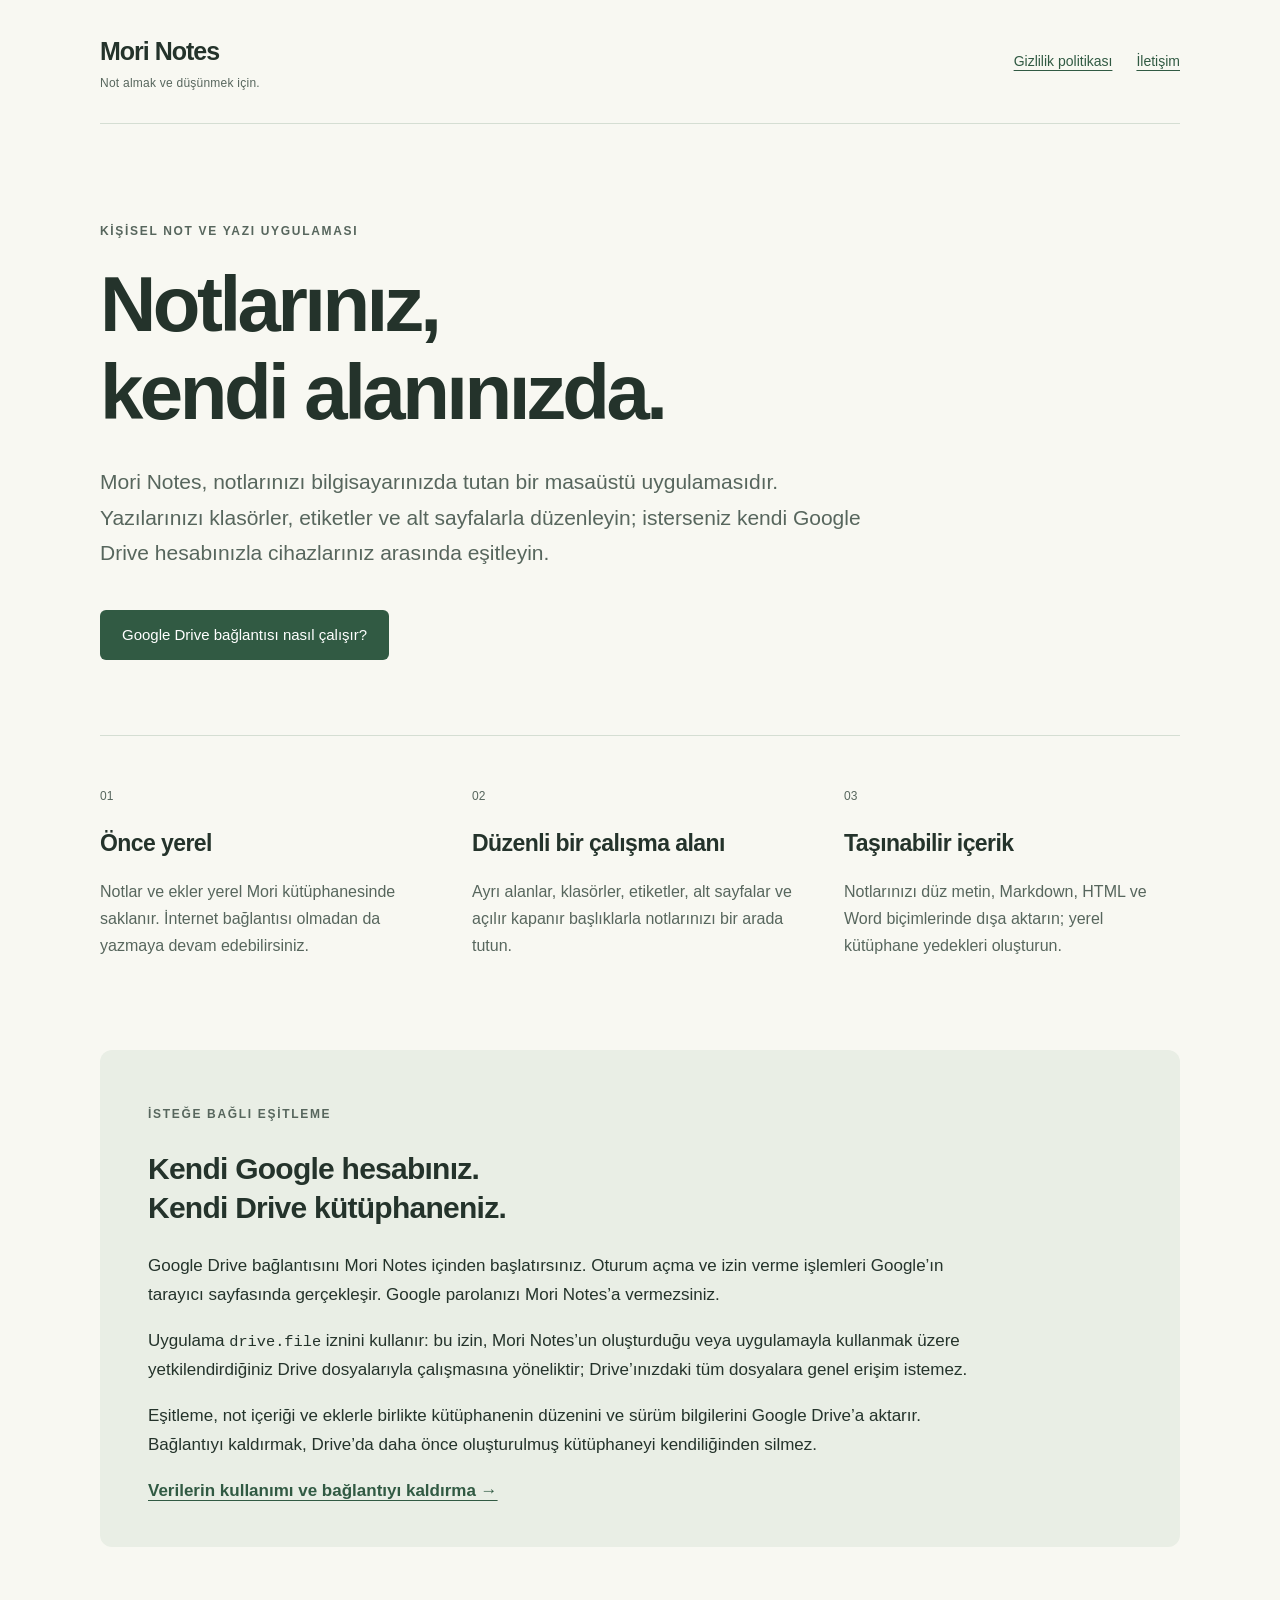
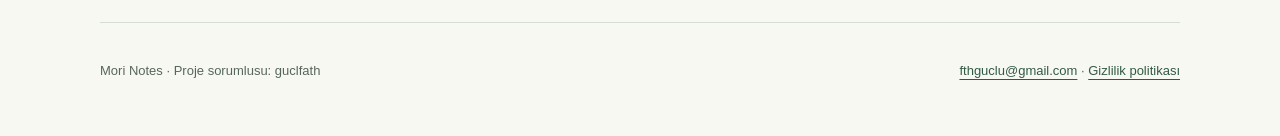
<file: index.html>
<!doctype html>
<html lang="tr">
<head>
  <meta charset="utf-8">
  <meta name="viewport" content="width=device-width, initial-scale=1">
  <meta name="description" content="Mori Notes: yerelde çalışan not düzenleyicisi ve isteğe bağlı Google Drive eşitlemesi.">
  <title>Mori Notes — Notlarınız, kendi alanınızda</title>
  <link rel="stylesheet" href="style.css">
</head>
<body>
  <header class="site-header"><a class="brand" href="index.html">Mori Notes<span>Not almak ve düşünmek için.</span></a><nav aria-label="Ana menü"><a href="privacy.html">Gizlilik politikası</a><a href="mailto:fthguclu@gmail.com">İletişim</a></nav></header>
  <main id="main">
    <section class="hero"><p class="eyebrow">Kişisel not ve yazı uygulaması</p><h1>Notlarınız,<br>kendi alanınızda.</h1><p class="intro">Mori Notes, notlarınızı bilgisayarınızda tutan bir masaüstü uygulamasıdır. Yazılarınızı klasörler, etiketler ve alt sayfalarla düzenleyin; isterseniz kendi Google Drive hesabınızla cihazlarınız arasında eşitleyin.</p><a class="button" href="#drive">Google Drive bağlantısı nasıl çalışır?</a></section>
    <section class="features" aria-label="Özellikler"><article><span class="number">01</span><h2>Önce yerel</h2><p>Notlar ve ekler yerel Mori kütüphanesinde saklanır. İnternet bağlantısı olmadan da yazmaya devam edebilirsiniz.</p></article><article><span class="number">02</span><h2>Düzenli bir çalışma alanı</h2><p>Ayrı alanlar, klasörler, etiketler, alt sayfalar ve açılır kapanır başlıklarla notlarınızı bir arada tutun.</p></article><article><span class="number">03</span><h2>Taşınabilir içerik</h2><p>Notlarınızı düz metin, Markdown, HTML ve Word biçimlerinde dışa aktarın; yerel kütüphane yedekleri oluşturun.</p></article></section>
    <section class="detail" id="drive"><p class="eyebrow">İsteğe bağlı eşitleme</p><h2>Kendi Google hesabınız.<br>Kendi Drive kütüphaneniz.</h2><p>Google Drive bağlantısını Mori Notes içinden başlatırsınız. Oturum açma ve izin verme işlemleri Google’ın tarayıcı sayfasında gerçekleşir. Google parolanızı Mori Notes’a vermezsiniz.</p><p>Uygulama <code>drive.file</code> iznini kullanır: bu izin, Mori Notes’un oluşturduğu veya uygulamayla kullanmak üzere yetkilendirdiğiniz Drive dosyalarıyla çalışmasına yöneliktir; Drive’ınızdaki tüm dosyalara genel erişim istemez.</p><p>Eşitleme, not içeriği ve eklerle birlikte kütüphanenin düzenini ve sürüm bilgilerini Google Drive’a aktarır. Bağlantıyı kaldırmak, Drive’da daha önce oluşturulmuş kütüphaneyi kendiliğinden silmez.</p><a class="text-link" href="privacy.html">Verilerin kullanımı ve bağlantıyı kaldırma →</a></section>
  </main>
  <footer><p>Mori Notes · Proje sorumlusu: guclfath</p><p><a href="mailto:fthguclu@gmail.com">fthguclu@gmail.com</a> · <a href="privacy.html">Gizlilik politikası</a></p></footer>
</body>
</html>
</file>
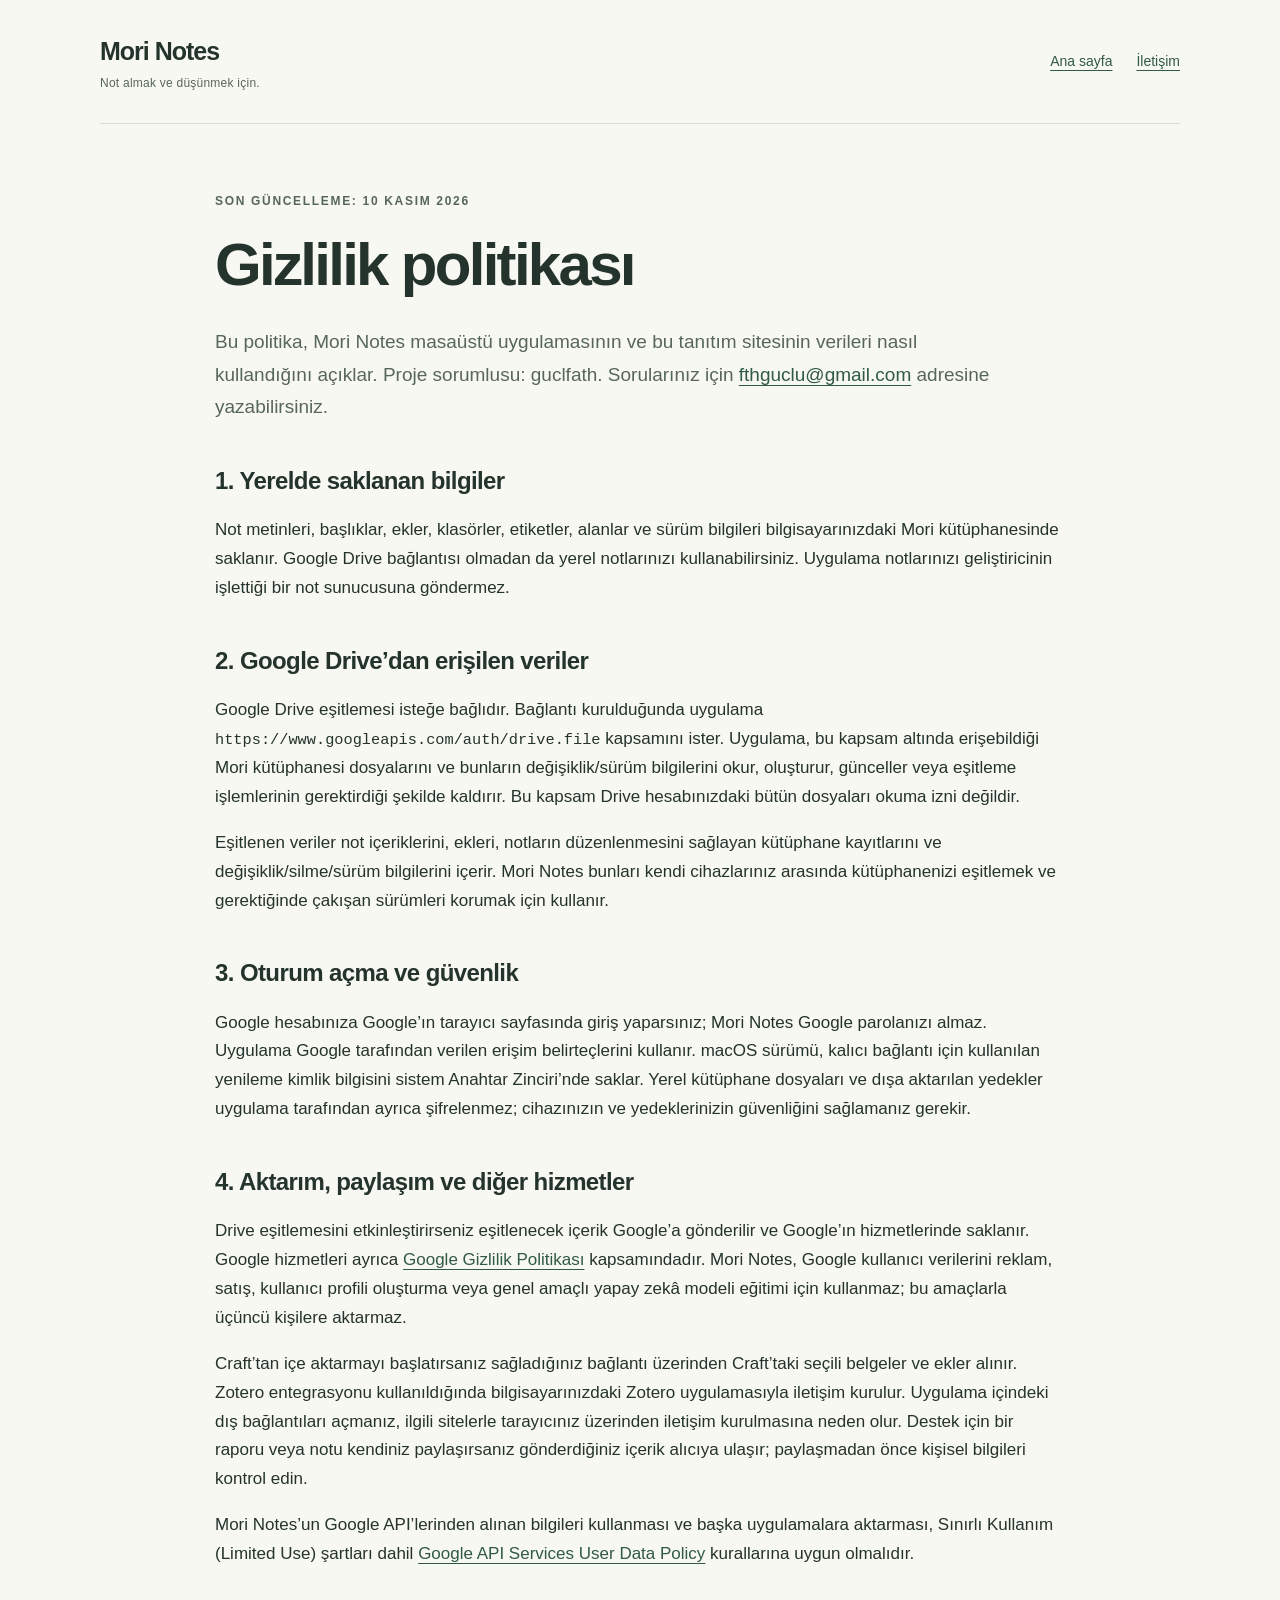
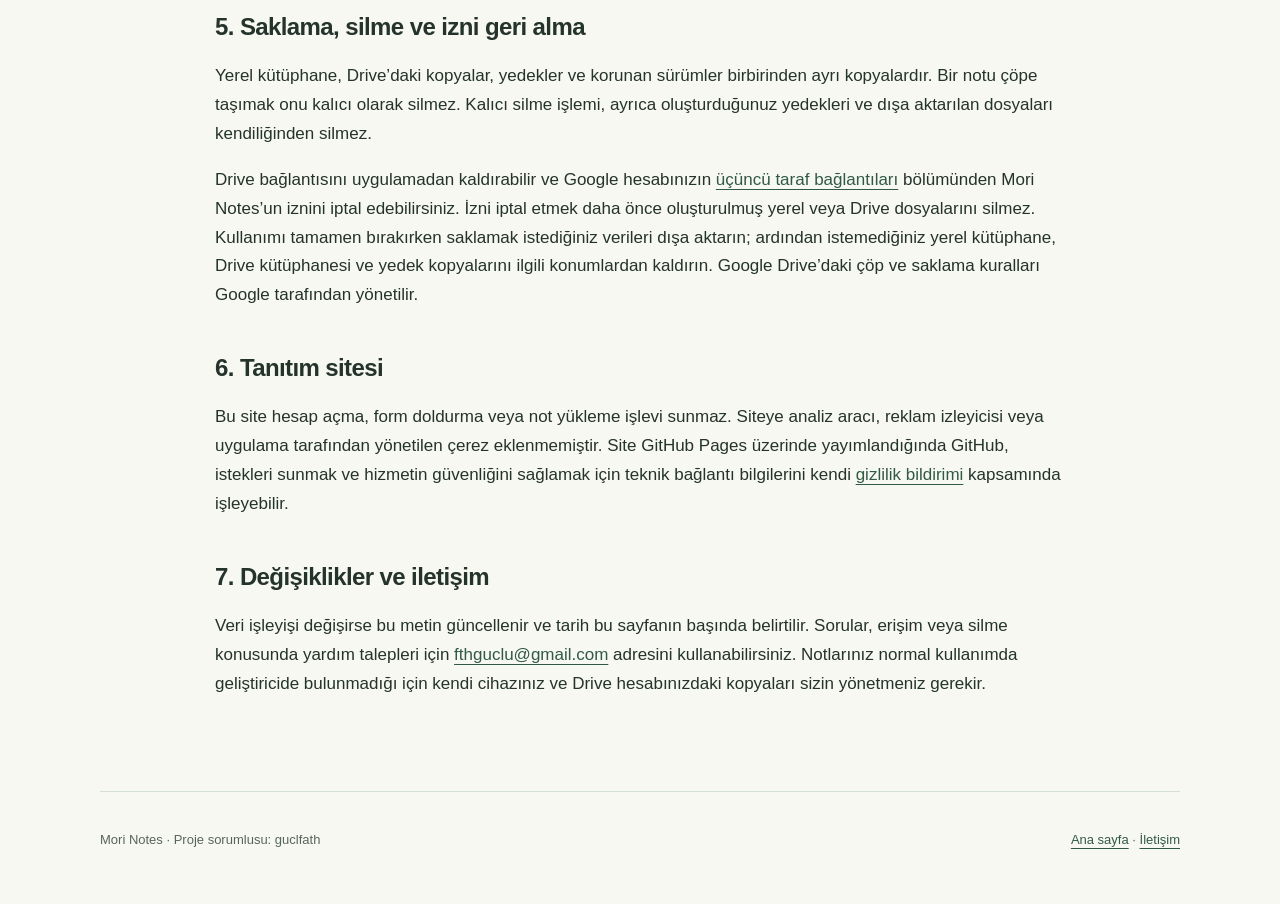
<file: privacy.html>
<!doctype html>
<html lang="tr">
<head>
  <meta charset="utf-8">
  <meta name="viewport" content="width=device-width, initial-scale=1">
  <meta name="description" content="Mori Notes gizlilik politikası: yerel notlar, Google Drive izinleri, saklama ve silme.">
  <title>Gizlilik Politikası — Mori Notes</title>
  <link rel="stylesheet" href="style.css">
</head>
<body>
  <header class="site-header"><a class="brand" href="index.html">Mori Notes<span>Not almak ve düşünmek için.</span></a><nav aria-label="Ana menü"><a href="index.html">Ana sayfa</a><a href="mailto:fthguclu@gmail.com">İletişim</a></nav></header>
  <main class="policy"><p class="eyebrow">Son güncelleme: 10 Kasım 2026</p><h1>Gizlilik politikası</h1><p class="intro">Bu politika, Mori Notes masaüstü uygulamasının ve bu tanıtım sitesinin verileri nasıl kullandığını açıklar. Proje sorumlusu: guclfath. Sorularınız için <a href="mailto:fthguclu@gmail.com">fthguclu@gmail.com</a> adresine yazabilirsiniz.</p>
    <h2>1. Yerelde saklanan bilgiler</h2><p>Not metinleri, başlıklar, ekler, klasörler, etiketler, alanlar ve sürüm bilgileri bilgisayarınızdaki Mori kütüphanesinde saklanır. Google Drive bağlantısı olmadan da yerel notlarınızı kullanabilirsiniz. Uygulama notlarınızı geliştiricinin işlettiği bir not sunucusuna göndermez.</p>
    <h2>2. Google Drive’dan erişilen veriler</h2><p>Google Drive eşitlemesi isteğe bağlıdır. Bağlantı kurulduğunda uygulama <code>https://www.googleapis.com/auth/drive.file</code> kapsamını ister. Uygulama, bu kapsam altında erişebildiği Mori kütüphanesi dosyalarını ve bunların değişiklik/sürüm bilgilerini okur, oluşturur, günceller veya eşitleme işlemlerinin gerektirdiği şekilde kaldırır. Bu kapsam Drive hesabınızdaki bütün dosyaları okuma izni değildir.</p><p>Eşitlenen veriler not içeriklerini, ekleri, notların düzenlenmesini sağlayan kütüphane kayıtlarını ve değişiklik/silme/sürüm bilgilerini içerir. Mori Notes bunları kendi cihazlarınız arasında kütüphanenizi eşitlemek ve gerektiğinde çakışan sürümleri korumak için kullanır.</p>
    <h2>3. Oturum açma ve güvenlik</h2><p>Google hesabınıza Google’ın tarayıcı sayfasında giriş yaparsınız; Mori Notes Google parolanızı almaz. Uygulama Google tarafından verilen erişim belirteçlerini kullanır. macOS sürümü, kalıcı bağlantı için kullanılan yenileme kimlik bilgisini sistem Anahtar Zinciri’nde saklar. Yerel kütüphane dosyaları ve dışa aktarılan yedekler uygulama tarafından ayrıca şifrelenmez; cihazınızın ve yedeklerinizin güvenliğini sağlamanız gerekir.</p>
    <h2>4. Aktarım, paylaşım ve diğer hizmetler</h2><p>Drive eşitlemesini etkinleştirirseniz eşitlenecek içerik Google’a gönderilir ve Google’ın hizmetlerinde saklanır. Google hizmetleri ayrıca <a href="https://policies.google.com/privacy">Google Gizlilik Politikası</a> kapsamındadır. Mori Notes, Google kullanıcı verilerini reklam, satış, kullanıcı profili oluşturma veya genel amaçlı yapay zekâ modeli eğitimi için kullanmaz; bu amaçlarla üçüncü kişilere aktarmaz.</p><p>Craft’tan içe aktarmayı başlatırsanız sağladığınız bağlantı üzerinden Craft’taki seçili belgeler ve ekler alınır. Zotero entegrasyonu kullanıldığında bilgisayarınızdaki Zotero uygulamasıyla iletişim kurulur. Uygulama içindeki dış bağlantıları açmanız, ilgili sitelerle tarayıcınız üzerinden iletişim kurulmasına neden olur. Destek için bir raporu veya notu kendiniz paylaşırsanız gönderdiğiniz içerik alıcıya ulaşır; paylaşmadan önce kişisel bilgileri kontrol edin.</p><p>Mori Notes’un Google API’lerinden alınan bilgileri kullanması ve başka uygulamalara aktarması, Sınırlı Kullanım (Limited Use) şartları dahil <a href="https://developers.google.com/terms/api-services-user-data-policy">Google API Services User Data Policy</a> kurallarına uygun olmalıdır.</p>
    <h2>5. Saklama, silme ve izni geri alma</h2><p>Yerel kütüphane, Drive’daki kopyalar, yedekler ve korunan sürümler birbirinden ayrı kopyalardır. Bir notu çöpe taşımak onu kalıcı olarak silmez. Kalıcı silme işlemi, ayrıca oluşturduğunuz yedekleri ve dışa aktarılan dosyaları kendiliğinden silmez.</p><p>Drive bağlantısını uygulamadan kaldırabilir ve Google hesabınızın <a href="https://myaccount.google.com/connections">üçüncü taraf bağlantıları</a> bölümünden Mori Notes’un iznini iptal edebilirsiniz. İzni iptal etmek daha önce oluşturulmuş yerel veya Drive dosyalarını silmez. Kullanımı tamamen bırakırken saklamak istediğiniz verileri dışa aktarın; ardından istemediğiniz yerel kütüphane, Drive kütüphanesi ve yedek kopyalarını ilgili konumlardan kaldırın. Google Drive’daki çöp ve saklama kuralları Google tarafından yönetilir.</p>
    <h2>6. Tanıtım sitesi</h2><p>Bu site hesap açma, form doldurma veya not yükleme işlevi sunmaz. Siteye analiz aracı, reklam izleyicisi veya uygulama tarafından yönetilen çerez eklenmemiştir. Site GitHub Pages üzerinde yayımlandığında GitHub, istekleri sunmak ve hizmetin güvenliğini sağlamak için teknik bağlantı bilgilerini kendi <a href="https://docs.github.com/en/site-policy/privacy-policies/github-general-privacy-statement">gizlilik bildirimi</a> kapsamında işleyebilir.</p>
    <h2>7. Değişiklikler ve iletişim</h2><p>Veri işleyişi değişirse bu metin güncellenir ve tarih bu sayfanın başında belirtilir. Sorular, erişim veya silme konusunda yardım talepleri için <a href="mailto:fthguclu@gmail.com">fthguclu@gmail.com</a> adresini kullanabilirsiniz. Notlarınız normal kullanımda geliştiricide bulunmadığı için kendi cihazınız ve Drive hesabınızdaki kopyaları sizin yönetmeniz gerekir.</p>
  </main>
  <footer><p>Mori Notes · Proje sorumlusu: guclfath</p><p><a href="index.html">Ana sayfa</a> · <a href="mailto:fthguclu@gmail.com">İletişim</a></p></footer>
</body>
</html>
</file>
<file: style.css>
:root{color-scheme:light;--ink:#24332b;--muted:#57665d;--paper:#f8f8f2;--line:#d5ded3;--accent:#315a43}*{box-sizing:border-box}html{scroll-behavior:smooth}body{margin:0;background:var(--paper);color:var(--ink);font-family:-apple-system,BlinkMacSystemFont,"Segoe UI",sans-serif;font-size:17px;line-height:1.7}a{color:var(--accent);text-underline-offset:4px}a:focus-visible{outline:3px solid #a56622;outline-offset:5px}header,main,footer{width:min(1080px,calc(100% - 64px));margin-inline:auto}.site-header{display:flex;justify-content:space-between;align-items:center;gap:24px;padding:30px 0;border-bottom:1px solid var(--line)}.brand{color:var(--ink);font-size:25px;font-weight:750;text-decoration:none;letter-spacing:-1px}.brand span{display:block;font-size:12px;letter-spacing:.02em;font-weight:400;color:var(--muted)}nav{display:flex;gap:24px;font-size:14px}.hero{padding:85px 0 75px;max-width:890px}.eyebrow{font-size:12px;letter-spacing:.14em;text-transform:uppercase;color:var(--muted);font-weight:650}h1{font-size:clamp(42px,6.5vw,78px);line-height:1.12;letter-spacing:-.045em;margin:20px 0 28px}h2{font-size:30px;line-height:1.3;letter-spacing:-.025em}.intro{font-size:21px;max-width:780px;color:var(--muted)}.button{display:inline-block;margin-top:18px;padding:12px 22px;border-radius:6px;background:var(--accent);color:white;font-size:15px;text-decoration:none}.button:hover{background:#234832}.features{display:grid;grid-template-columns:repeat(3,1fr);gap:36px;border-top:1px solid var(--line);padding:45px 0}.number{font-size:12px;color:var(--muted)}.features h2{font-size:23px}.features p{font-size:16px;color:var(--muted)}.detail{background:#e9eee5;border-radius:12px;padding:42px 48px;margin:30px 0 75px}.detail p{max-width:820px}.text-link{font-weight:600}code{font-size:.9em;overflow-wrap:anywhere}footer{border-top:1px solid var(--line);padding:24px 0 40px;display:flex;justify-content:space-between;gap:20px;font-size:13px;color:var(--muted)}.policy{max-width:850px;padding:55px 0 75px}.policy h1{font-size:clamp(38px,6vw,60px)}.policy h2{font-size:24px;margin-top:42px}.policy .intro{font-size:19px}.policy p{overflow-wrap:anywhere}@media(max-width:650px){header,main,footer{width:calc(100% - 36px)}.site-header{align-items:flex-start;flex-direction:column;gap:14px;padding:22px 0}nav{gap:20px}.hero{padding:48px 0}.intro{font-size:18px}.features{grid-template-columns:1fr;gap:20px;padding:28px 0}.features h2{margin-top:8px}.detail{padding:24px;margin-bottom:45px}.detail h2{font-size:27px}footer{flex-direction:column;gap:0}.policy{padding-top:35px}}@media(prefers-reduced-motion:reduce){html{scroll-behavior:auto}}
</file>
